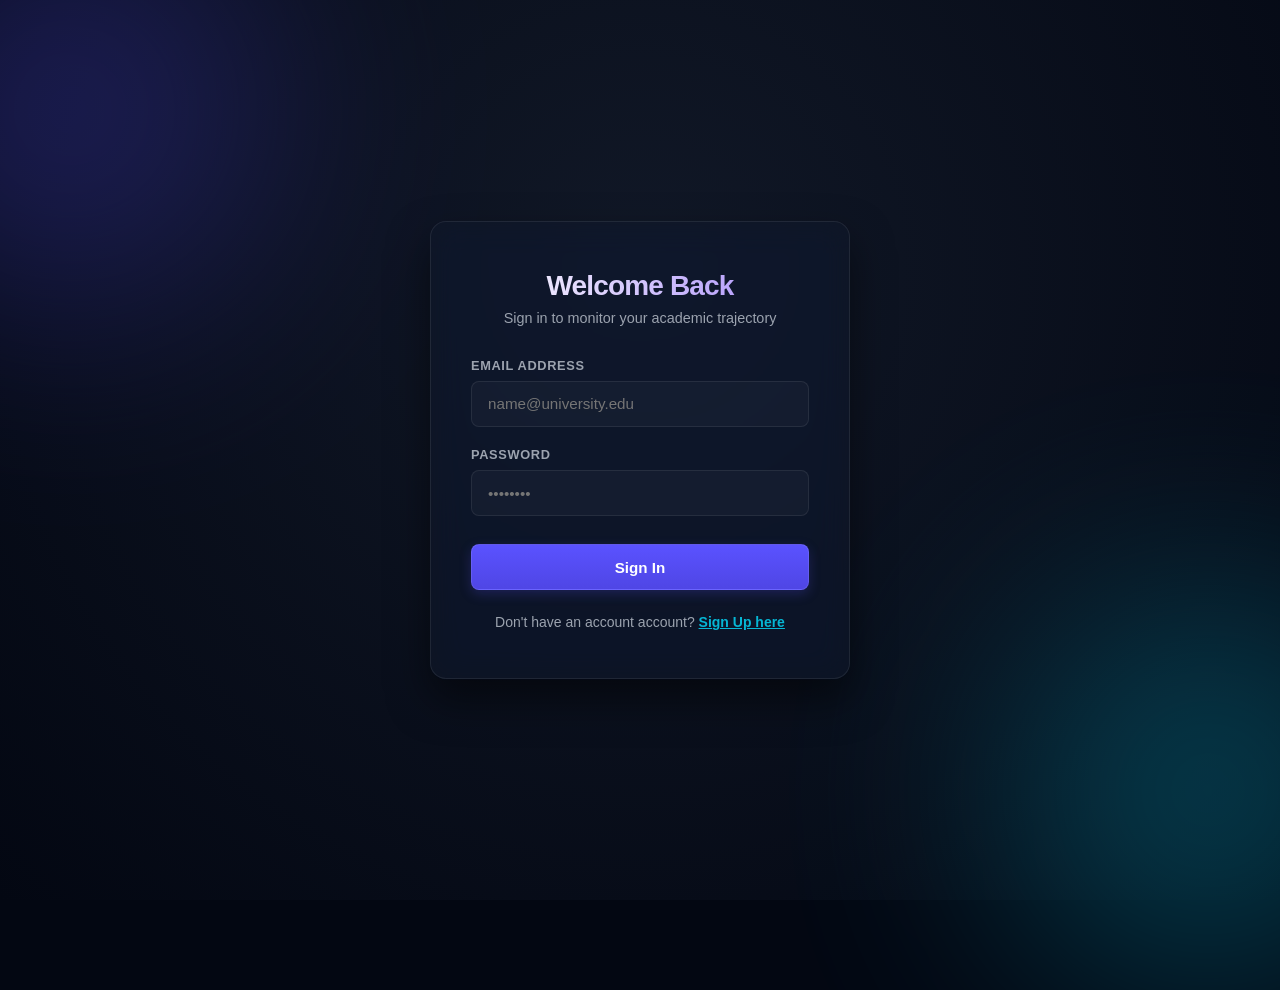
<file: frontend/index.html>
<!DOCTYPE html>
<html lang="en">
<head>
    <meta charset="UTF-8">
    <meta name="viewport" content="width=device-width, initial-scale=1.0">
    <title>Academic Portal - Secure Access</title>
    <style>
        /* Modern Premium SaaS Color Variables */
        :root {
            --bg-dark: #030712;
            --glass-surface: rgba(17, 24, 39, 0.6);
            --border-glow: rgba(255, 255, 255, 0.08);
            --accent-indigo: #4f46e5;
            --accent-cyan: #06b6d4;
            --text-light: #f9fafb;
            --text-muted: #9ca3af;
        }

        * {
            margin: 0;
            padding: 0;
            box-sizing: border-box;
            font-family: 'Inter', -apple-system, BlinkMacSystemFont, sans-serif;
        }

        body {
            background-color: var(--bg-dark);
            color: var(--text-light);
            min-height: 100vh;
            display: flex;
            justify-content: center;
            align-items: center;
            overflow: hidden;
            position: relative;
        }

        /* Ambient Animated Background Mesh */
        .ambient-bg {
            position: absolute;
            inset: 0;
            z-index: -1;
            background: radial-gradient(circle at 50% 30%, #111827 0%, #030712 100%);
        }

        .blur-orb {
            position: absolute;
            width: 400px;
            height: 400px;
            border-radius: 50%;
            filter: blur(120px);
            opacity: 0.3;
        }
        .orb-indigo { background: var(--accent-indigo); top: -10%; left: -10%; }
        .orb-cyan { background: var(--accent-cyan); bottom: -10%; right: -10%; }

        /* Glassmorphic Auth Container Layout */
        .auth-container {
            background: var(--glass-surface);
            -webkit-backdrop-filter: blur(16px) saturate(180%);
            backdrop-filter: blur(16px) saturate(180%);
            border: 1px solid var(--border-glow);
            padding: 3rem 2.5rem;
            border-radius: 16px;
            width: 100%;
            max-width: 420px;
            box-shadow: 0 20px 40px rgba(0, 0, 0, 0.5);
            animation: cardFadeIn 0.8s cubic-bezier(0.16, 1, 0.3, 1) both;
        }

        .auth-header {
            text-align: center;
            margin-bottom: 2rem;
        }

        .auth-header h2 {
            font-size: 1.75rem;
            font-weight: 800;
            letter-spacing: -0.03em;
            margin-bottom: 0.5rem;
            background: linear-gradient(90deg, #fff, #a78bfa);
            -webkit-background-clip: text;
            background-clip: text;
            -webkit-text-fill-color: transparent;
        }

        .auth-header p {
            font-size: 0.9rem;
            color: var(--text-muted);
        }

        /* Form Controls */
        .form-group {
            margin-bottom: 1.25rem;
        }

        .form-group label {
            display: block;
            font-size: 0.8rem;
            font-weight: 600;
            margin-bottom: 0.5rem;
            color: var(--text-muted);
            text-transform: uppercase;
            letter-spacing: 0.05em;
        }

        .form-group input {
            width: 100%;
            padding: 0.85rem 1rem;
            background: rgba(255, 255, 255, 0.03);
            border: 1px solid rgba(255, 255, 255, 0.08);
            border-radius: 8px;
            color: var(--text-light);
            font-size: 0.95rem;
            transition: all 0.3s ease;
        }

        .form-group input:focus {
            outline: none;
            border-color: var(--accent-cyan);
            box-shadow: 0 0 0 3px rgba(6, 182, 212, 0.15);
            background: rgba(255, 255, 255, 0.06);
        }

        /* Tactile Action Buttons */
        .btn-submit {
            width: 100%;
            padding: 0.85rem;
            background: linear-gradient(180deg, #5a52ff 0%, #4f46e5 100%);
            border: 1px solid rgba(255, 255, 255, 0.1);
            border-radius: 8px;
            color: white;
            font-size: 0.95rem;
            font-weight: 700;
            cursor: pointer;
            transition: all 0.2s ease;
            margin-top: 0.5rem;
            box-shadow: 0 4px 12px rgba(79, 70, 229, 0.25);
        }

        .btn-submit:hover {
            transform: translateY(-1px);
            box-shadow: 0 6px 20px rgba(79, 70, 229, 0.4);
        }

        .btn-submit:active {
            transform: scale(0.98);
        }

        /* Switch Toggle Layout Text link */
        .switch-mode-text {
            text-align: center;
            margin-top: 1.5rem;
            font-size: 0.875rem;
            color: var(--text-muted);
        }

        .switch-mode-text span {
            color: var(--accent-cyan);
            cursor: pointer;
            font-weight: 600;
            text-decoration: underline;
        }

        /* Dynamic Feedback Message Banners */
        .msg-box {
            padding: 0.75rem;
            border-radius: 6px;
            font-size: 0.85rem;
            font-weight: 600;
            margin-bottom: 1.25rem;
            text-align: center;
            display: none;
        }
        .msg-error { background: rgba(239, 68, 68, 0.15); color: #f87171; border: 1px solid rgba(239, 68, 68, 0.2); }
        .msg-success { background: rgba(16, 185, 129, 0.15); color: #34d399; border: 1px solid rgba(16, 185, 129, 0.2); }

        .hidden { display: none !important; }

        @keyframes cardFadeIn {
            0% { opacity: 0; transform: translateY(20px); }
            100% { opacity: 1; transform: translateY(0); }
        }
    </style>
</head>
<body>

    <div class="ambient-bg">
        <div class="blur-orb orb-indigo"></div>
        <div class="blur-orb orb-cyan"></div>
    </div>

    <div class="auth-container">
        <div class="auth-header">
            <h2 id="auth-title">Welcome Back</h2>
            <p id="auth-subtitle">Sign in to monitor your academic trajectory</p>
        </div>

        <div id="feedback-msg" class="msg-box"></div>

        <form id="auth-form">
            <div class="form-group hidden" id="username-group">
                <label for="input-username">Username</label>
                <input type="text" id="input-username" placeholder="Choose a handle">
            </div>

            <div class="form-group">
                <label for="input-email">Email Address</label>
                <input type="email" id="input-email" required placeholder="name@university.edu">
            </div>

            <div class="form-group">
                <label for="input-password">Password</label>
                <input type="password" id="input-password" required placeholder="••••••••">
            </div>

            <button type="submit" id="btn-action" class="btn-submit">Sign In</button>
        </form>

        <p class="switch-mode-text" id="toggle-hint">
            Don't have an account account? <span id="switch-trigger" onclick="toggleAuthMode()">Sign Up here</span>
        </p>
    </div>

    <script>
        // 1. STATE & ELEMENT REGISTRY
        let isLoginMode = true;
        const API_AUTH_URL = 'https://student-marks-manager-uch5.onrender.com/api/auth';

        const authForm = document.getElementById('auth-form');
        const authTitle = document.getElementById('auth-title');
        const authSubtitle = document.getElementById('auth-subtitle');
        const usernameGroup = document.getElementById('username-group');
        const inputUsername = document.getElementById('input-username');
        const inputEmail = document.getElementById('input-email');
        const inputPassword = document.getElementById('input-password');
        const btnAction = document.getElementById('btn-action');
        const toggleHint = document.getElementById('toggle-hint');
        const feedbackMsg = document.getElementById('feedback-msg');

        // 2. TOGGLE LAYOUT INTERACTIVE STATES
        function toggleAuthMode() {
            isLoginMode = !isLoginMode;
            clearNotification();
            authForm.reset();
            
            if (isLoginMode) {
                authTitle.innerText = "Welcome Back";
                authSubtitle.innerText = "Sign in to monitor your academic trajectory";
                usernameGroup.classList.add('hidden');
                inputUsername.removeAttribute('required');
                btnAction.innerText = "Sign In";
                toggleHint.innerHTML = `Don't have an account? <span id="switch-trigger" onclick="toggleAuthMode()">Sign Up here</span>`;
            } else {
                authTitle.innerText = "Create Account";
                authSubtitle.innerText = "Begin mapping your performance metrics";
                usernameGroup.classList.remove('hidden');
                inputUsername.setAttribute('required', 'true');
                btnAction.innerText = "Register Account";
                toggleHint.innerHTML = `Already registered? <span id="switch-trigger" onclick="toggleAuthMode()">Sign In instead</span>`;
            }
        }

        // 3. CORE SERVICE INTERACTION: FORM SUBMISSION HANDLER
        authForm.addEventListener('submit', async (event) => {
            event.preventDefault(); // Stop native page reload action
            clearNotification();

            // Package data properties dynamically depending on the active state mode
            const payload = {
                email: inputEmail.value.trim(),
                password: inputPassword.value
            };

            if (!isLoginMode) {
                payload.username = inputUsername.value.trim();
            }

            // Determine network destination path mapping
            const targetEndpoint = isLoginMode ? `${API_AUTH_URL}/login` : `${API_AUTH_URL}/signup`;

            try {
                btnAction.innerText = "Processing Transaction...";
                btnAction.disabled = true;

                const response = await fetch(targetEndpoint, {
                    method: 'POST',
                    headers: { 'Content-Type': 'application/json' },
                    body: JSON.stringify(payload)
                });

                const data = await response.json();

                if (!response.ok) {
                    // Fallback to server thrown message or standard failure strings
                    throw new Error(data.message || "Network validation check rejected.");
                }

                if (isLoginMode) {
                    // ACTION: LOGIN SUCCESSFUL
                    // Lock user profile identity variables down inside the browser memory cards
                    localStorage.setItem('tracker_user_id', data.id);
                    localStorage.setItem('tracker_user_name', data.username);
                    
                    showNotification("Identity verified. Accessing system profile...", "success");
                    
                    // Smooth delay to allow user to view the success message before transition
                    setTimeout(() => {
                        window.location.href = 'tracker.html'; // Reroute to our tracking dashboard
                    }, 1200);
                } else {
                    // ACTION: SIGNUP SUCCESSFUL
                    showNotification("Account registered completely! Re-orienting to sign in...", "success");
                    setTimeout(() => {
                        toggleAuthMode(); // Pivot layout view smoothly back onto login screen
                    }, 2000);
                }

            } catch (error) {
                showNotification(error.message, "error");
            } finally {
                btnAction.innerText = isLoginMode ? "Sign In" : "Register Account";
                btnAction.disabled = false;
            }
        });

        // 4. UI FEEDBACK UTILITY FUNCTIONS
        function showNotification(message, statusType) {
            feedbackMsg.innerText = message;
            feedbackMsg.className = `msg-box msg-${statusType}`;
            feedbackMsg.style.display = 'block';
        }

        function clearNotification() {
            feedbackMsg.innerText = '';
            feedbackMsg.style.display = 'none';
        }
    </script>
</body>
</html>
</file>
<file: frontend/style.css>
/* ==========================================================================
   1. GLOBAL VARIABLES & RESET
   ========================================================================== */
/* ==========================================================================
   PREMIUM SAAS THEME VARIABLES (Linear & Stripe Inspired)
   ========================================================================== */
:root {
    --bg-main: #030712;           /* Deep dark obsidian base */
    --surface-main: rgba(17, 24, 39, 0.7); /* Translucent midnight gray for cards */
    --border-premium: rgba(255, 255, 255, 0.08); /* Ultra-thin sleek glass borders */
    
    --accent-glow: #4f46e5;       /* Core electric indigo */
    --accent-secondary: #06b6d4;  /* Cyber cyan highlight */
    --text-primary: #f9fafb;      /* Crisp off-white for ultimate readability */
    --text-muted: #9ca3af;        /* Subtle slate gray for secondary labels */
    
    --radius-premium: 16px;       /* Softer, modern premium rounded corners */
}

body {
    background-color: var(--bg-main);
    color: var(--text-primary);
    font-family: 'Inter', -apple-system, BlinkMacSystemFont, sans-serif;
    min-height: 100vh;
    overflow-x: hidden;
    position: relative;
    padding: 3rem 1rem;
}

* {
    margin: 0;
    padding: 0;
    box-sizing: border-box;
    font-family: 'Segoe UI', Tahoma, Geneva, Verdana, sans-serif;
}

/* ==========================================================================
   2. LAYOUT CONTAINER & GRID
   ========================================================================== */
.dashboard-container {
    max-width: 1300px;
    margin: 0 auto;
}

header {
    margin-bottom: 2rem;
    text-align: center;
}

header h1 {
    font-size: 2.25rem;
    color: var(--text-main);
    font-weight: 700;
}

header p {
    color: var(--text-muted);
    font-size: 1rem;
}

/* Side-by-side Layout using CSS Grid */
.main-grid {
    display: grid;
    grid-template-columns: 1fr 2fr; /* Form takes 1 part, Table takes 2 parts */
    gap: 2rem;
    align-items: start;
}

/* Responsive adjustments for laptop/tablet screens */
@media (max-width: 968px) {
    .main-grid {
        grid-template-columns: 1fr; /* Stack form on top of table on small screens */
    }
}

/* ==========================================================================
   3. CARD & FORM DESIGN
   ========================================================================== */
.form-section, .table-section {
    background: var(--surface-color);
    padding: 2rem;
    border-radius: var(--radius);
    box-shadow: 0 4px 6px -1px rgba(0, 0, 0, 0.05), 0 2px 4px -1px rgba(0, 0, 0, 0.03);
    border: 1px solid var(--border-color);
}

h2 {
    font-size: 1.25rem;
    margin-bottom: 1.5rem;
    color: var(--text-main);
    border-bottom: 2px solid var(--border-color);
    padding-bottom: 0.5rem;
}

.form-group {
    margin-bottom: 1.25rem;
}

.form-group label {
    display: block;
    font-weight: 600;
    margin-bottom: 0.5rem;
    font-size: 0.875rem;
    color: var(--text-muted);
}

.form-group input {
    width: 100%;
    padding: 0.75rem;
    border: 1px solid var(--border-color);
    border-radius: var(--radius);
    font-size: 1rem;
    color: var(--text-main);
    transition: border-color 0.2s;
}

.form-group input:focus {
    outline: none;
    border-color: var(--primary-color);
}

/* ==========================================================================
   4. BUTTON & SEARCH ELEMENT STYLES
   ========================================================================== */
.btn {
    display: inline-block;
    width: 100%;
    padding: 0.75rem 1.5rem;
    font-size: 1rem;
    font-weight: 600;
    border-radius: var(--radius);
    border: none;
    cursor: pointer;
    text-align: center;
    transition: background-color 0.2s;
    margin-bottom: 0.5rem;
}

.btn-primary {
    background-color: var(--primary-color);
    color: #ffffff;
}

.btn-primary:hover {
    background-color: var(--primary-hover);
}

.btn-secondary {
    background-color: var(--secondary-color);
    color: #ffffff;
}

.btn-danger {
    background-color: var(--error-color);
    color: #ffffff;
    padding: 0.4rem 0.75rem;
    font-size: 0.85rem;
}

.btn-edit {
    background-color: var(--primary-color);
    color: #ffffff;
    padding: 0.4rem 0.75rem;
    font-size: 0.85rem;
    margin-right: 0.25rem;
}

/* Search Box Area Layout */
.search-box {
    display: flex;
    gap: 0.5rem;
    margin-bottom: 1.5rem;
}

.search-box input {
    flex: 1;
    padding: 0.75rem;
    border: 1px solid var(--border-color);
    border-radius: var(--radius);
}

.btn-search {
    background-color: var(--text-main);
    color: #ffffff;
    width: auto;
    margin-bottom: 0;
}

/* ==========================================================================
   5. TABLE DESIGN
   ========================================================================== */
.table-wrapper {
    overflow-x: auto; /* Ensures table scrolls horizontally if screen is tiny */
}

table {
    width: 100%;
    border-collapse: collapse;
    text-align: left;
    font-size: 0.95rem;
}

th, td {
    padding: 1rem;
    border-bottom: 1px solid var(--border-color);
}

th {
    background-color: #f1f5f9;
    font-weight: 600;
    color: var(--text-muted);
}

tr:hover {
    background-color: #f8fafc;
}

/* ==========================================================================
   6. DYNAMIC UI UTILITY STATES
   ========================================================================== */
.alert {
    padding: 1rem;
    border-radius: var(--radius);
    margin-bottom: 1.5rem;
    text-align: center;
    font-weight: 600;
}

.alert-success {
    background-color: #d1fae5;
    color: var(--success-color);
    border: 1px solid #a7f3d0;
}

.alert-error {
    background-color: #fee2e2;
    color: var(--error-color);
    border: 1px solid #fca5a5;
}

.hidden {
    display: none !important;
}

/* ==========================================================================
   STEP 1: AMBIENT BACKGROUND CANVAS ENGINE
   ========================================================================== */
.ambient-background {
    position: fixed;
    top: 0;
    left: 0;
    width: 100vw;
    height: 100vh;
    z-index: -1; /* Forces the animation to stay completely behind everything else */
    overflow: hidden;
    background: radial-gradient(circle at 50% 0%, #111827 0%, #030712 100%);
}

/* Base properties for the glowing structural shapes */
.glow-orb {
    position: absolute;
    border-radius: 50%;
    filter: blur(140px); /* Massive blur values turn hard shapes into soft ambient lights */
    opacity: 0.4;
    mix-blend-mode: screen;
}

/* Individual Orb Positioning, Colors, and Animation Assignment */
.orb-1 {
    top: -10%;
    left: 10%;
    width: 500px;
    height: 500px;
    background: var(--accent-glow);
    animation: floatOrb1 25s infinite alternate ease-in-out;
}

.orb-2 {
    bottom: 10%;
    right: -5%;
    width: 600px;
    height: 600px;
    background: var(--accent-secondary);
    animation: floatOrb2 30s infinite alternate ease-in-out;
}

.orb-3 {
    top: 40%;
    left: 50%;
    width: 400px;
    height: 400px;
    background: #7c3aed; /* Deep royal purple accent */
    animation: floatOrb1 20s infinite alternate-reverse ease-in-out;
}

/* Subtly textured grid overlay overlay for that high-tech Linear SaaS look */
.glass-grid-overlay {
    position: absolute;
    inset: 0;
    background-image: linear-gradient(rgba(255, 255, 255, 0.015) 1px, transparent 1px),
                      linear-gradient(90deg, rgba(255, 255, 255, 0.015) 1px, transparent 1px);
    background-size: 40px 40px;
}

/* ==========================================================================
   MATHEMATICAL TRANSFORMATION PATHS (Hardware-Accelerated)
   ========================================================================== */
@keyframes floatOrb1 {
    0% { transform: translate(0px, 0px) scale(1); }
    50% { transform: translate(60px, 40px) scale(1.15); }
    100% { transform: translate(-40px, 80px) scale(0.9); }
}

@keyframes floatOrb2 {
    0% { transform: translate(0px, 0px) scale(1.1); }
    50% { transform: translate(-80px, -60px) scale(0.85); }
    100% { transform: translate(50px, 30px) scale(1); }
}

/* ==========================================================================
   STEP 2: PREMIUM SAAS HERO SECTION STYLING
   ========================================================================== */
.saas-hero {
    display: flex;
    flex-direction: column;
    align-items: center;
    text-align: center;
    margin-bottom: 4rem;
    margin-top: 1rem;
    animation: heroFadeIn 1.2s cubic-bezier(0.16, 1, 0.3, 1) both;
}

/* Glowing Top Status Badge Layout */
.hero-badge {
    display: inline-flex;
    align-items: center;
    gap: 0.6rem;
    background: rgba(255, 255, 255, 0.03);
    border: 1px solid rgba(255, 255, 255, 0.08);
    padding: 0.4rem 1.1rem;
    border-radius: 100px;
    margin-bottom: 1.75rem;
    -webkit-backdrop-filter: blur(8px);
    backdrop-filter: blur(8px);
    box-shadow: 0 4px 12px rgba(0, 0, 0, 0.2);
}

/* Animated Pulse Radar Indicator */
.badge-dot {
    width: 6px;
    height: 6px;
    background-color: var(--accent-secondary);
    border-radius: 50%;
    position: relative;
}

.badge-dot::after {
    content: '';
    position: absolute;
    inset: 0;
    border-radius: 50%;
    background-color: var(--accent-secondary);
    animation: pulseRadar 2s infinite ease-out;
}

.badge-text {
    font-size: 0.725rem;
    font-weight: 600;
    text-transform: uppercase;
    letter-spacing: 0.08em;
    color: var(--text-muted);
}

/* High-End Condensed Typography */
.hero-title {
    font-size: 3.25rem;
    font-weight: 800;
    line-height: 1.15;
    letter-spacing: -0.035em;
    color: var(--text-primary);
    margin-bottom: 1.5rem;
}

/* Linear-Inspired Gradient Overlay Mask */
.gradient-text {
    background: linear-gradient(90deg, #ffffff 0%, #a78bfa 45%, var(--accent-glow) 100%);
    -webkit-background-clip: text;
    -webkit-text-fill-color: transparent;
    background-clip: text;
}

.hero-subtitle {
    font-size: 1.125rem;
    max-width: 680px;
    color: var(--text-muted);
    font-weight: 400;
    line-height: 1.65;
}

/* ==========================================================================
   HARDWARE-ACCELERATED HERO KEYFRAMES
   ========================================================================== */
@keyframes heroFadeIn {
    0% {
        opacity: 0;
        transform: translateY(30px);
    }
    100% {
        opacity: 1;
        transform: translateY(0);
    }
}

@keyframes pulseRadar {
    0% {
        transform: scale(1);
        opacity: 0.8;
    }
    100% {
        transform: scale(3.5);
        opacity: 0;
    }
}

/* Mobile Responsive Scale Overrides */
@media (max-width: 768px) {
    .saas-hero { margin-bottom: 2.5rem; }
    .hero-title { font-size: 2.25rem; letter-spacing: -0.02em; }
    .hero-subtitle { font-size: 1rem; }
}

/* ==========================================================================
   STEP 3: GLASSMORPHISM CARD SKINS & FORM ELEMENTS
   ========================================================================== */
/* Upgrading the main content container panels into Frosted Glass wrappers */
.form-section, .table-section {
    background: rgba(17, 24, 39, 0.45) !important; /* Semi-transparent midnight core */
    -webkit-backdrop-filter: blur(16px) saturate(180%);
    backdrop-filter: blur(16px) saturate(180%);     /* Frosted optical glass filter blur */
    border: 1px solid var(--border-premium) !important; /* Ultra-crisp pixel boundary accent line */
    border-radius: var(--radius-premium) !important;
    box-shadow: 0 8px 32px 0 rgba(0, 0, 0, 0.4) !important; /* Deep ambient soft drop shadow */
    padding: 2.25rem !important;
}

/* Enhancing input fields to look like high-end developer terminals */
.form-group input, .search-box input {
    background: rgba(255, 255, 255, 0.03) !important;
    border: 1px solid rgba(255, 255, 255, 0.08) !important;
    border-radius: 10px !important;
    color: var(--text-primary) !important;
    padding: 0.85rem 1rem !important;
    font-size: 0.95rem !important;
    transition: all 0.3s cubic-bezier(0.16, 1, 0.3, 1) !important;
}

/* High-tech glow accent highlight upon active field focus interaction states */
.form-group input:focus, .search-box input:focus {
    background: rgba(255, 255, 255, 0.06) !important;
    border-color: var(--accent-secondary) !important;
    box-shadow: 0 0 0 4px rgba(6, 182, 212, 0.15) !important;
}

/* ==========================================================================
   TABLE MODERNIZATION ENGINE
   ========================================================================== */
table {
    border-collapse: separate !important;
    border-spacing: 0 0.5rem !important; /* Employs professional separated structural rows spacing */
}

th {
    background: rgba(255, 255, 255, 0.02) !important;
    color: var(--text-muted) !important;
    text-transform: uppercase !important;
    font-size: 0.75rem !important;
    font-weight: 700 !important;
    letter-spacing: 0.05em !important;
    padding: 1rem !important;
    border-bottom: 2px solid rgba(255, 255, 255, 0.05) !important;
}

/* Make body rows look like individual floating structural ribbons */
tbody tr {
    background: rgba(255, 255, 255, 0.01) !important;
    transition: all 0.25s ease !important;
}

tbody tr:hover {
    background: rgba(255, 255, 255, 0.04) !important;
    transform: scale(1.005) translateY(-1px);
}

td {
    padding: 1.1rem 1rem !important;
    border-top: 1px solid rgba(255, 255, 255, 0.02) !important;
    border-bottom: 1px solid rgba(255, 255, 255, 0.02) !important;
    color: #e5e7eb !important;
}

/* Rounding corners on row boundaries to sustain component modularity profiles */
td:first-child { border-left: 1px solid rgba(255, 255, 255, 0.02) !important; border-radius: 10px 0 0 10px !important; }
td:last-child { border-right: 1px solid rgba(255, 255, 255, 0.02) !important; border-radius: 0 10px 10px 0 !important; }

/* ==========================================================================
   METRIC STATUS GRADE BADGES
   ========================================================================== */
.badge {
    display: inline-block;
    padding: 0.25rem 0.65rem;
    font-size: 0.75rem;
    font-weight: 700;
    border-radius: 6px;
    background: rgba(79, 70, 229, 0.15);
    color: #a78bfa;
    border: 1px solid rgba(167, 139, 250, 0.2);
}

/* ==========================================================================
   STEP 4: DASHBOARD METRICS CARDS STYLE
   ========================================================================== */
.metrics-grid {
    display: grid;
    grid-template-columns: repeat(3, 1fr); /* Divides available width into three even columns */
    gap: 1.5rem;
    margin-bottom: 2.5rem;
    animation: heroFadeIn 1s cubic-bezier(0.16, 1, 0.3, 1) 0.2s both; /* Slight entry delay for visual layering */
}

.metric-card {
    background: rgba(255, 255, 255, 0.02);
    -webkit-backdrop-filter: blur(12px);
    backdrop-filter: blur(12px);
    border: 1px solid rgba(255, 255, 255, 0.06);
    padding: 1.5rem;
    border-radius: 14px;
    display: flex;
    justify-content: space-between;
    align-items: center;
    transition: transform 0.3s cubic-bezier(0.16, 1, 0.3, 1), border-color 0.3s;
}

.metric-card:hover {
    transform: translateY(-4px);
    border-color: rgba(255, 255, 255, 0.15);
    background: rgba(255, 255, 255, 0.03);
}

.metric-label {
    font-size: 0.775rem;
    font-weight: 600;
    text-transform: uppercase;
    letter-spacing: 0.05em;
    color: var(--text-muted);
    display: block;
    margin-bottom: 0.25rem;
}

.metric-value {
    font-size: 1.75rem;
    font-weight: 700;
    color: var(--text-primary);
    letter-spacing: -0.02em;
}

/* Micro Neon Accents for Card Badge Emblems */
.metric-icon {
    width: 44px;
    height: 44px;
    border-radius: 10px;
    display: flex;
    align-items: center;
    justify-content: center;
    font-size: 1.25rem;
}

.icon-blue { background: rgba(79, 70, 229, 0.15); border: 1px solid rgba(79, 70, 229, 0.2); }
.icon-cyan { background: rgba(6, 182, 212, 0.15); border: 1px solid rgba(6, 182, 212, 0.2); }
.icon-purple { background: rgba(124, 58, 237, 0.15); border: 1px solid rgba(124, 58, 237, 0.2); }

/* Responsive adjustments for smaller screens */
@media (max-width: 768px) {
    .metrics-grid {
        grid-template-columns: 1fr; /* Stacks the three metrics vertically on tablets or mobile devices */
        gap: 1rem;
    }
}

/* ==========================================================================
   STEP 5: ADVANCED TACTILE BUTTONS & HOVER ENGINES
   ========================================================================== */
/* Master Base button overrides */
.btn {
    text-transform: uppercase;
    font-size: 0.825rem !important;
    letter-spacing: 0.04em;
    font-weight: 700 !important;
    border-radius: 8px !important;
    padding: 0.8rem 1.5rem !important;
    transition: all 0.2s cubic-bezier(0.16, 1, 0.3, 1) !important; /* Smooth physical easing */
    box-shadow: 0 1px 2px rgba(0, 0, 0, 0.05);
    position: relative;
    overflow: hidden;
}

/* Micro physical physics click simulation state */
.btn:active {
    transform: scale(0.97) !important; /* Compresses slightly downward when physically clicked */
}

/* 1. Primary Action Button: Save Record (Electric Indigo Neon Glow) */
.btn-primary {
    background: linear-gradient(180deg, #5a52ff 0%, #4f46e5 100%) !important;
    border: 1px solid rgba(255, 255, 255, 0.1) !important;
    box-shadow: 0 4px 12px rgba(79, 70, 229, 0.25), 
                inset 0 1px 0 rgba(255, 255, 255, 0.2) !important; /* Inner highlight rim */
}

.btn-primary:hover {
    background: linear-gradient(180deg, #6c65ff 0%, #5a52ff 100%) !important;
    box-shadow: 0 6px 20px rgba(79, 70, 229, 0.4), 
                0 0 0 2px rgba(90, 82, 255, 0.2) !important;
    transform: translateY(-1px);
}

/* 2. Search CTA Button: (Crisp Dark Obsidian Slate) */
.btn-search {
    background: #1e293b !important;
    border: 1px solid rgba(255, 255, 255, 0.1) !important;
    border-radius: 10px !important;
    padding: 0 1.5rem !important;
}

.btn-search:hover {
    background: #334155 !important;
    color: #ffffff !important;
    border-color: rgba(255, 255, 255, 0.2) !important;
    transform: translateY(-1px);
}

/* 3. Grid Row Action: Edit Button (Translucent Cyan Velvet) */
.btn-edit {
    background: rgba(6, 182, 212, 0.1) !important;
    color: #22d3ee !important;
    border: 1px solid rgba(6, 182, 212, 0.2) !important;
    -webkit-backdrop-filter: blur(4px); /* Safari/iOS support */
    backdrop-filter: blur(4px);
}

.btn-edit:hover {
    background: var(--accent-secondary) !important;
    color: #030712 !important; /* Inverts text color on fill for contrast */
    box-shadow: 0 4px 12px rgba(6, 182, 212, 0.3) !important;
    transform: translateY(-1px);
}

/* 4. Grid Row Action: Delete Button (Translucent Crimson Velvet) */
.btn-danger {
    background: rgba(239, 68, 68, 0.1) !important;
    color: #f87171 !important;
    border: 1px solid rgba(239, 68, 68, 0.2) !important;
    -webkit-backdrop-filter: blur(4px); /* Safari/iOS support */
    backdrop-filter: blur(4px);
}

.btn-danger:hover {
    background: var(--error-color) !important;
    color: #ffffff !important;
    box-shadow: 0 4px 12px rgba(239, 68, 68, 0.3) !important;
    transform: translateY(-1px);
}

/* 5. Cancel / Reset Action Button: (Subtle Translucent Gray) */
.btn-secondary {
    background: rgba(255, 255, 255, 0.05) !important;
    border: 1px solid rgba(255, 255, 255, 0.08) !important;
    color: var(--text-muted) !important;
}

.btn-secondary:hover {
    background: rgba(255, 255, 255, 0.1) !important;
    color: var(--text-primary) !important;
    transform: translateY(-1px);
}
</file>
